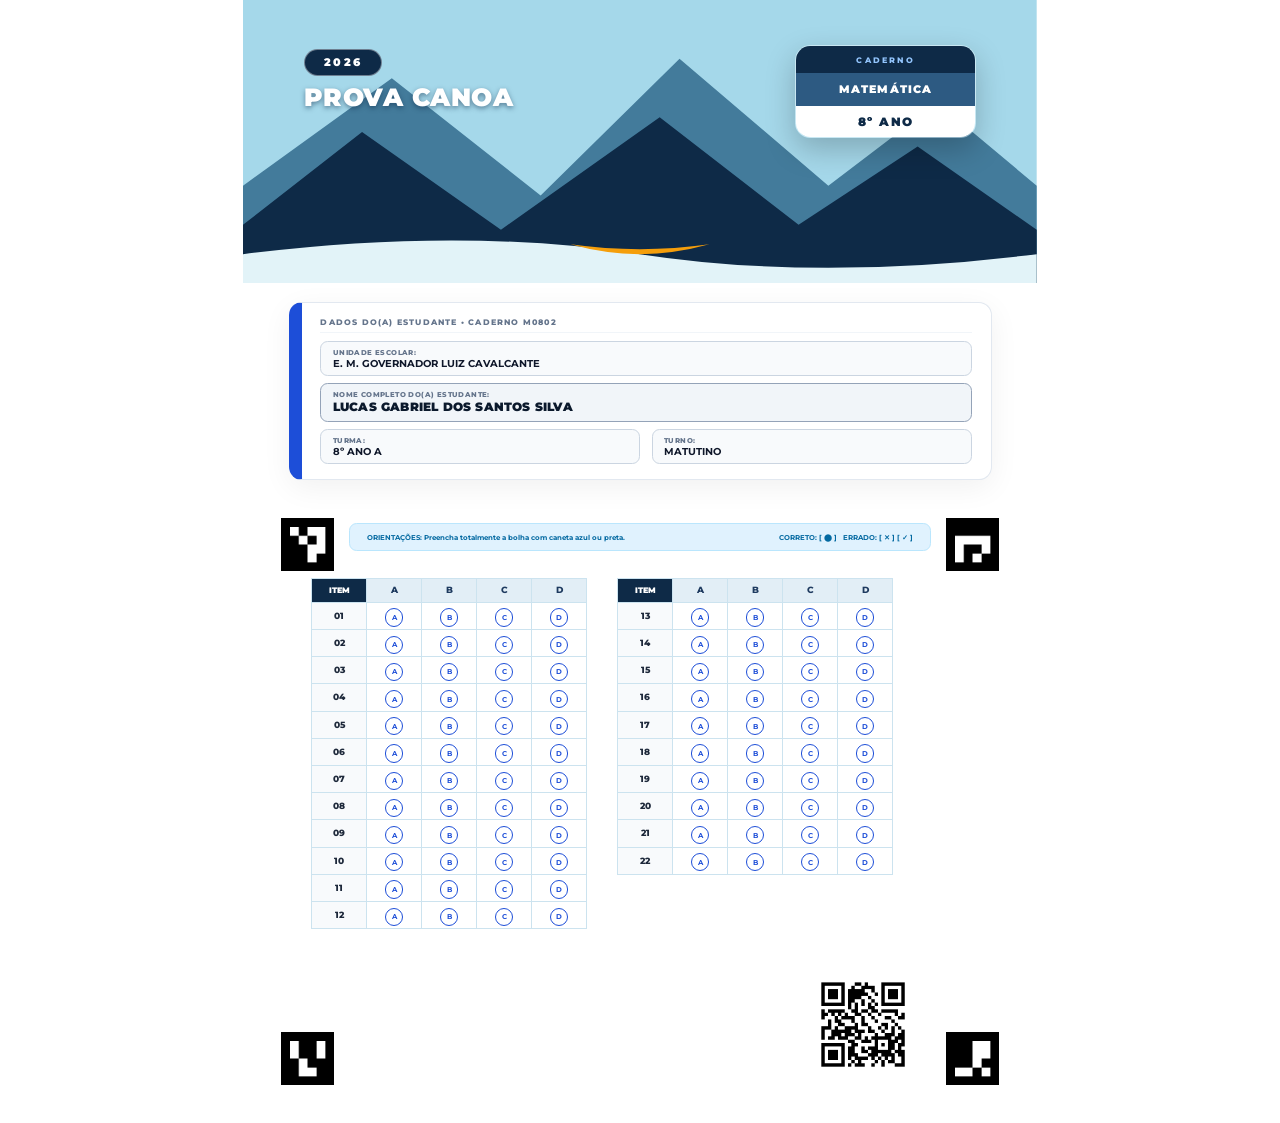
<file: backend/app/templates/covers/opcao_1_montanhas_canoa.html>
<!DOCTYPE html>
<html lang="pt-BR">
<head>
<meta charset="UTF-8">
<style>

@import url('https://fonts.googleapis.com/css2?family=Montserrat:wght@500;600;700;800;900&family=Poppins:wght@600;700;800;900&family=Space+Mono:wght@700&display=swap');

@page {
    size: 210mm 297mm;
    margin: 0;
}
* { box-sizing: border-box; margin: 0; padding: 0; }
body {
    background: #ffffff;
    font-family: 'Montserrat', Arial, sans-serif;
    color: #1e293b;
    -webkit-print-color-adjust: exact !important;
    print-color-adjust: exact !important;
}
.capa {
    width: 210mm;
    height: 297mm;
    position: relative;
    overflow: hidden;
    margin: 0 auto;
    background: #ffffff;
}

/* =========================================================================
   PARTE SUPERIOR: MARCAÇÃO 2026 E PROVA CANOA (Sem slogans)
   ========================================================================= */
.top-brand {
    position: absolute;
    top: 13mm;
    left: 16mm;
    z-index: 10;
    display: flex;
    flex-direction: column;
    align-items: flex-start;
    gap: 2.5mm;
}
.ano-pill {
    display: inline-block;
    font-size: 11px;
    font-weight: 900;
    letter-spacing: 2.5px;
    padding: 1.8mm 5mm;
    border-radius: 20px;
    line-height: 1;
}
.titulo-prova {
    font-size: 25px;
    font-weight: 900;
    letter-spacing: 0.5px;
    line-height: 1;
    text-transform: uppercase;
}

/* Badge do Caderno à Direita (3 níveis: CADERNO / MATEMÁTICA / 8º ANO) */
.badge-caderno-3tier {
    position: absolute;
    top: 12mm;
    right: 16mm;
    width: 48mm;
    border-radius: 4mm;
    overflow: hidden;
    z-index: 10;
    box-shadow: 0 3mm 8mm rgba(0,0,0,0.22);
    text-align: center;
    border: 1px solid rgba(255,255,255,0.4);
}
.bc-top {
    font-size: 8px;
    font-weight: 800;
    letter-spacing: 2.2px;
    padding: 2.2mm 0;
    text-transform: uppercase;
}
.bc-mid {
    font-size: 11px;
    font-weight: 900;
    letter-spacing: 1.2px;
    padding: 2.5mm 0;
    text-transform: uppercase;
}
.bc-bot {
    background: #ffffff;
    font-size: 12px;
    font-weight: 900;
    letter-spacing: 1.5px;
    padding: 2.2mm 0;
    text-transform: uppercase;
}

/* =========================================================================
   PARTE DO MEIO: IDENTIFICAÇÃO DO ESTUDANTE (Largo, sem QR Code ao lado)
   ========================================================================= */
.student-card {
    position: absolute;
    top: 80mm;
    left: 12mm;
    right: 12mm;
    background: #ffffff;
    border-radius: 3.5mm;
    padding: 3.5mm 5mm 4mm 5mm;
    box-shadow: 0 2mm 8mm rgba(0,0,0,0.06);
    border: 1.2px solid #e2e8f0;
    z-index: 15;
}
.student-card-header {
    font-size: 8px;
    font-weight: 800;
    letter-spacing: 1.2px;
    text-transform: uppercase;
    color: #64748b;
    margin-bottom: 2mm;
    padding-bottom: 1.5mm;
    border-bottom: 1px solid #f1f5f9;
}
.student-card-fields {
    display: flex;
    flex-direction: column;
    gap: 2mm;
}
.field-block {
    background: #f8fafc;
    border: 1.2px solid #cbd5e1;
    border-radius: 2mm;
    padding: 1.6mm 3mm;
}
.field-block.highlight {
    background: #f1f5f9;
    border-color: #94a3b8;
}
.field-lbl {
    font-size: 7px;
    font-weight: 800;
    color: #64748b;
    text-transform: uppercase;
    letter-spacing: 0.4px;
    display: block;
    margin-bottom: 1px;
}
.field-txt {
    font-size: 9.8px;
    font-weight: 700;
    color: #0f172a;
    display: block;
    white-space: nowrap;
    overflow: hidden;
    text-overflow: ellipsis;
}
.field-txt.name {
    font-size: 11.5px;
    font-weight: 900;
    color: #0b192c;
    letter-spacing: 0.2px;
}
.field-row-dual {
    display: flex;
    gap: 3mm;
}

/* =========================================================================
   PARTE INFERIOR: ÁREA DE LEITURA ESCANEÁVEL (Apenas a metade inferior)
   ========================================================================= */
.reading-area {
    position: absolute;
    top: 135mm;
    bottom: 8mm;
    left: 8mm;
    right: 8mm;
    z-index: 20;
}

/* Marcadores de Registro ArUco nos 4 cantos da Área de Leitura */
.aruco-mark {
    position: absolute;
    width: 14mm;
    height: 14mm;
    z-index: 50;
}
.aruco-mark img {
    width: 100%;
    height: 100%;
    display: block;
}
.aruco-mark.tl { top: 2mm; left: 2mm; }
.aruco-mark.tr { top: 2mm; right: 2mm; }
.aruco-mark.bl { bottom: 2mm; left: 2mm; }
.aruco-mark.br { bottom: 2mm; right: 2mm; }

/* Faixa de Orientações entre os Marcadores Superiores */
.omr-instructions {
    position: absolute;
    top: 3.5mm;
    left: 20mm;
    right: 20mm;
    display: flex;
    justify-content: space-between;
    align-items: center;
    font-size: 7.2px;
    font-weight: 700;
    padding: 2.2mm 4.5mm;
    border-radius: 2mm;
    border: 1px solid #c9e2f2;
    background: #eef7fc;
    color: #1e3a5f;
}

/* Tabelas de Questões Calibradas com Precisão Milimétrica OMR (Sem Sobreposição) */
.omr-tables-container {
    position: static;
}
.omr-col-wrap:nth-child(1) {
    position: absolute;
    top: 18.00mm;
    left: 10.00mm;
    width: 73.00mm;
}
.omr-col-wrap:nth-child(2) {
    position: absolute;
    top: 18.00mm;
    left: 91.00mm;
    width: 73.00mm;
}
.omr-table {
    width: 100%;
    border-collapse: collapse;
    background: #ffffff;
    border: 1.2px solid #b8d5e5;
    table-layout: fixed;
}
.omr-table th, .omr-table td {
    border: 1px solid #cce3ef;
    text-align: center;
    vertical-align: middle;
    padding: 0;
}
.th-item {
    color: #ffffff;
    font-size: 8px;
    font-weight: 900;
    height: 6.20mm;
    width: 20.0%;
}
.th-opt {
    background: #e2eef6;
    color: #1e3a5f;
    font-size: 8.5px;
    font-weight: 800;
    height: 6.20mm;
    width: 20.0%;
}
.td-item {
    background: #f8fafc;
    font-size: 8.5px;
    font-weight: 800;
    color: #1e293b;
    height: 7.20mm;
}
.td-opt {
    background: #ffffff;
    height: 7.20mm;
}
.bubble {
    display: inline-flex;
    align-items: center;
    justify-content: center;
    width: 4.80mm;
    height: 4.80mm;
    border: 1.3px solid #0e2a47;
    border-radius: 50%;
    font-size: 7.2px;
    font-weight: 700;
    color: #0e2a47;
    background: #ffffff;
}

/* QR Code de Identificação no Canto Inferior Direito */
.scan-qr-box {
    position: absolute;
    bottom: 6.00mm;
    right: 26.00mm;
    display: flex;
    flex-direction: column;
    align-items: center;
    justify-content: center;
    z-index: 45;
}
.scan-qr-box img {
    width: 24.00mm;
    height: 24.00mm;
    display: block;
}

.m1 .topo-art { position: absolute; top: 0; left: 0; width: 100%; height: 75mm; z-index: 1; }
.m1 .ano-pill { background: #0e2a47; color: #ffffff; border: 1.5px solid rgba(255,255,255,0.4); }
.m1 .titulo-prova { color: #ffffff; font-family: 'Montserrat', sans-serif; text-shadow: 0 2px 5px rgba(14,42,71,0.5); }

.m1 .bc-top { background: #0e2a47; color: #93c5fd; }
.m1 .bc-mid { background: #2d5a82; color: #ffffff; }
.m1 .bc-bot { color: #0e2a47; }

.m1 .student-card { border-left: 3.5mm solid #1d4ed8; }
.m1 .omr-instructions { background: #e0f2fe; color: #0369a1; border-color: #bae6fd; }
.m1 .bubble { border-color: #1d4ed8; color: #1d4ed8; }
</style>
</head>
<body>
<div class="capa m1">
    <!-- Topo Vetorial Montanhas e Canoa Dourada -->
    <svg class="topo-art" viewBox="0 0 800 290" preserveAspectRatio="none">
        <rect width="800" height="290" fill="#a5d8ea"/>
        <polygon points="0,190 150,80 300,200 440,60 590,190 700,105 800,190 800,290 0,290" fill="#437b9b"/>
        <polygon points="0,230 120,135 260,235 420,120 560,230 680,150 800,235 800,290 0,290" fill="#0e2a47"/>
        <path d="M0 260 Q 220 232 400 260 T 800 260 V 290 H 0 Z" fill="#e2f3f8"/>
        <path d="M330 250 Q 400 270 470 250 Q 400 260 330 250 Z" fill="#f59e0b"/>
    </svg>

    <!-- Topo Esquerdo: 2026 e PROVA CANOA -->
    <div class="top-brand">
        <div class="ano-pill">2026</div>
        <div class="titulo-prova">PROVA CANOA</div>
    </div>

    <!-- Topo Direito: Badge Caderno 3 Níveis -->
    <div class="badge-caderno-3tier">
        <div class="bc-top">CADERNO</div>
        <div class="bc-mid">MATEMÁTICA</div>
        <div class="bc-bot">8º ANO</div>
    </div>

    <!-- Parte do Meio: Card de Identificação Completo -->
    <div class="student-card">
        <div class="student-card-header">DADOS DO(A) ESTUDANTE &bull; CADERNO M0802</div>
        <div class="student-card-fields">
            <div class="field-block">
                <span class="field-lbl">Unidade Escolar:</span>
                <span class="field-txt">E. M. GOVERNADOR LUIZ CAVALCANTE</span>
            </div>
            <div class="field-block highlight">
                <span class="field-lbl">Nome Completo do(a) Estudante:</span>
                <span class="field-txt name">LUCAS GABRIEL DOS SANTOS SILVA</span>
            </div>
            <div class="field-row-dual">
                <div class="field-block" style="flex: 1;">
                    <span class="field-lbl">Turma:</span>
                    <span class="field-txt">8º ANO A</span>
                </div>
                <div class="field-block" style="flex: 1;">
                    <span class="field-lbl">Turno:</span>
                    <span class="field-txt">MATUTINO</span>
                </div>
            </div>
        </div>
    </div>

    <!-- Parte Inferior: ÁREA DE LEITURA ESCANEÁVEL (Com 4 Marcadores ArUco e QR Code) -->
    <div class="reading-area">
        <div class="aruco-mark tl"><img src="[data-uri]" alt="ArUco 0"></div>
        <div class="aruco-mark tr"><img src="[data-uri]" alt="ArUco 1"></div>
        <div class="aruco-mark bl"><img src="[data-uri]" alt="ArUco 3"></div>
        <div class="aruco-mark br"><img src="[data-uri]" alt="ArUco 2"></div>

        <div class="omr-instructions">
            <span>ORIENTAÇÕES: Preencha totalmente a bolha com caneta azul ou preta.</span>
            <span>CORRETO: [ ⬤ ] &nbsp; ERRADO: [ ✕ ] [ ✓ ]</span>
        </div>

        
    <div class="omr-tables-container">
        <div class="omr-col-wrap">
        <table class="omr-table">
            <thead>
                <tr>
                    <th class="th-item" style="background: #0e2a47;">ITEM</th>
                    <th class="th-opt">A</th><th class="th-opt">B</th><th class="th-opt">C</th><th class="th-opt">D</th>
                </tr>
            </thead>
            <tbody>
        
                <tr>
                    <td class="td-item">01</td>
                    <td class="td-opt"><span class="bubble">A</span></td><td class="td-opt"><span class="bubble">B</span></td><td class="td-opt"><span class="bubble">C</span></td><td class="td-opt"><span class="bubble">D</span></td>
                </tr>
            
                <tr>
                    <td class="td-item">02</td>
                    <td class="td-opt"><span class="bubble">A</span></td><td class="td-opt"><span class="bubble">B</span></td><td class="td-opt"><span class="bubble">C</span></td><td class="td-opt"><span class="bubble">D</span></td>
                </tr>
            
                <tr>
                    <td class="td-item">03</td>
                    <td class="td-opt"><span class="bubble">A</span></td><td class="td-opt"><span class="bubble">B</span></td><td class="td-opt"><span class="bubble">C</span></td><td class="td-opt"><span class="bubble">D</span></td>
                </tr>
            
                <tr>
                    <td class="td-item">04</td>
                    <td class="td-opt"><span class="bubble">A</span></td><td class="td-opt"><span class="bubble">B</span></td><td class="td-opt"><span class="bubble">C</span></td><td class="td-opt"><span class="bubble">D</span></td>
                </tr>
            
                <tr>
                    <td class="td-item">05</td>
                    <td class="td-opt"><span class="bubble">A</span></td><td class="td-opt"><span class="bubble">B</span></td><td class="td-opt"><span class="bubble">C</span></td><td class="td-opt"><span class="bubble">D</span></td>
                </tr>
            
                <tr>
                    <td class="td-item">06</td>
                    <td class="td-opt"><span class="bubble">A</span></td><td class="td-opt"><span class="bubble">B</span></td><td class="td-opt"><span class="bubble">C</span></td><td class="td-opt"><span class="bubble">D</span></td>
                </tr>
            
                <tr>
                    <td class="td-item">07</td>
                    <td class="td-opt"><span class="bubble">A</span></td><td class="td-opt"><span class="bubble">B</span></td><td class="td-opt"><span class="bubble">C</span></td><td class="td-opt"><span class="bubble">D</span></td>
                </tr>
            
                <tr>
                    <td class="td-item">08</td>
                    <td class="td-opt"><span class="bubble">A</span></td><td class="td-opt"><span class="bubble">B</span></td><td class="td-opt"><span class="bubble">C</span></td><td class="td-opt"><span class="bubble">D</span></td>
                </tr>
            
                <tr>
                    <td class="td-item">09</td>
                    <td class="td-opt"><span class="bubble">A</span></td><td class="td-opt"><span class="bubble">B</span></td><td class="td-opt"><span class="bubble">C</span></td><td class="td-opt"><span class="bubble">D</span></td>
                </tr>
            
                <tr>
                    <td class="td-item">10</td>
                    <td class="td-opt"><span class="bubble">A</span></td><td class="td-opt"><span class="bubble">B</span></td><td class="td-opt"><span class="bubble">C</span></td><td class="td-opt"><span class="bubble">D</span></td>
                </tr>
            
                <tr>
                    <td class="td-item">11</td>
                    <td class="td-opt"><span class="bubble">A</span></td><td class="td-opt"><span class="bubble">B</span></td><td class="td-opt"><span class="bubble">C</span></td><td class="td-opt"><span class="bubble">D</span></td>
                </tr>
            
                <tr>
                    <td class="td-item">12</td>
                    <td class="td-opt"><span class="bubble">A</span></td><td class="td-opt"><span class="bubble">B</span></td><td class="td-opt"><span class="bubble">C</span></td><td class="td-opt"><span class="bubble">D</span></td>
                </tr>
            </tbody></table></div>
        <div class="omr-col-wrap">
        <table class="omr-table">
            <thead>
                <tr>
                    <th class="th-item" style="background: #0e2a47;">ITEM</th>
                    <th class="th-opt">A</th><th class="th-opt">B</th><th class="th-opt">C</th><th class="th-opt">D</th>
                </tr>
            </thead>
            <tbody>
        
                <tr>
                    <td class="td-item">13</td>
                    <td class="td-opt"><span class="bubble">A</span></td><td class="td-opt"><span class="bubble">B</span></td><td class="td-opt"><span class="bubble">C</span></td><td class="td-opt"><span class="bubble">D</span></td>
                </tr>
            
                <tr>
                    <td class="td-item">14</td>
                    <td class="td-opt"><span class="bubble">A</span></td><td class="td-opt"><span class="bubble">B</span></td><td class="td-opt"><span class="bubble">C</span></td><td class="td-opt"><span class="bubble">D</span></td>
                </tr>
            
                <tr>
                    <td class="td-item">15</td>
                    <td class="td-opt"><span class="bubble">A</span></td><td class="td-opt"><span class="bubble">B</span></td><td class="td-opt"><span class="bubble">C</span></td><td class="td-opt"><span class="bubble">D</span></td>
                </tr>
            
                <tr>
                    <td class="td-item">16</td>
                    <td class="td-opt"><span class="bubble">A</span></td><td class="td-opt"><span class="bubble">B</span></td><td class="td-opt"><span class="bubble">C</span></td><td class="td-opt"><span class="bubble">D</span></td>
                </tr>
            
                <tr>
                    <td class="td-item">17</td>
                    <td class="td-opt"><span class="bubble">A</span></td><td class="td-opt"><span class="bubble">B</span></td><td class="td-opt"><span class="bubble">C</span></td><td class="td-opt"><span class="bubble">D</span></td>
                </tr>
            
                <tr>
                    <td class="td-item">18</td>
                    <td class="td-opt"><span class="bubble">A</span></td><td class="td-opt"><span class="bubble">B</span></td><td class="td-opt"><span class="bubble">C</span></td><td class="td-opt"><span class="bubble">D</span></td>
                </tr>
            
                <tr>
                    <td class="td-item">19</td>
                    <td class="td-opt"><span class="bubble">A</span></td><td class="td-opt"><span class="bubble">B</span></td><td class="td-opt"><span class="bubble">C</span></td><td class="td-opt"><span class="bubble">D</span></td>
                </tr>
            
                <tr>
                    <td class="td-item">20</td>
                    <td class="td-opt"><span class="bubble">A</span></td><td class="td-opt"><span class="bubble">B</span></td><td class="td-opt"><span class="bubble">C</span></td><td class="td-opt"><span class="bubble">D</span></td>
                </tr>
            
                <tr>
                    <td class="td-item">21</td>
                    <td class="td-opt"><span class="bubble">A</span></td><td class="td-opt"><span class="bubble">B</span></td><td class="td-opt"><span class="bubble">C</span></td><td class="td-opt"><span class="bubble">D</span></td>
                </tr>
            
                <tr>
                    <td class="td-item">22</td>
                    <td class="td-opt"><span class="bubble">A</span></td><td class="td-opt"><span class="bubble">B</span></td><td class="td-opt"><span class="bubble">C</span></td><td class="td-opt"><span class="bubble">D</span></td>
                </tr>
            </tbody></table></div>
    </div>
    

        <div class="scan-qr-box">
            <img src="[data-uri]" alt="QR Code">
        </div>
    </div>
</div>
</body>
</html>
</file>
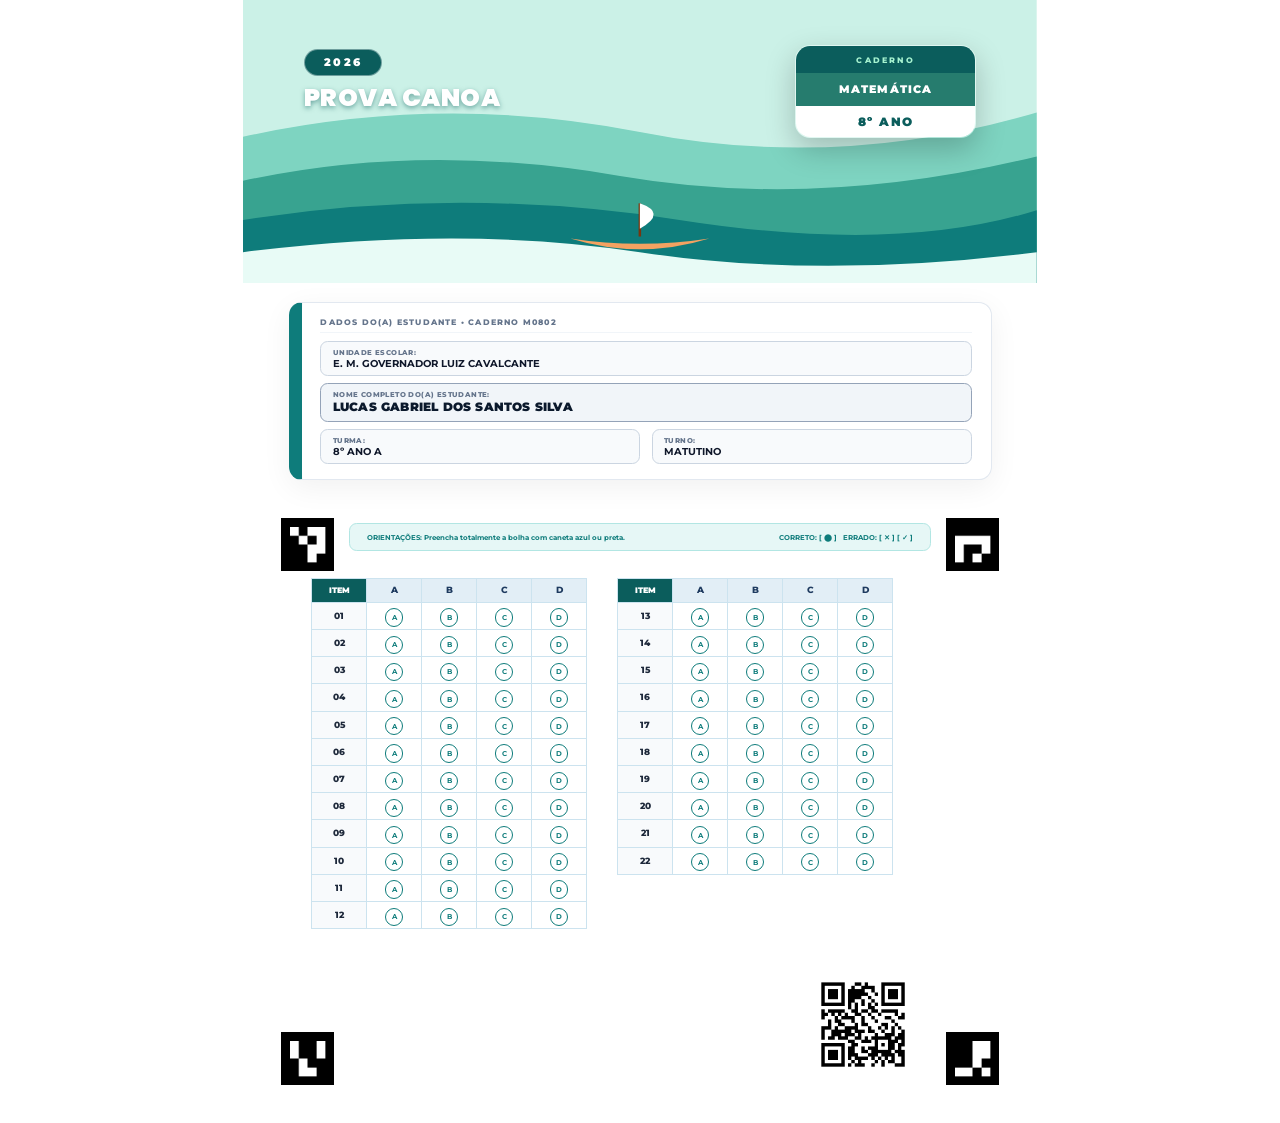
<file: backend/app/templates/covers/opcao_2_rio_verde_petroleo.html>
<!DOCTYPE html>
<html lang="pt-BR">
<head>
<meta charset="UTF-8">
<style>

@import url('https://fonts.googleapis.com/css2?family=Montserrat:wght@500;600;700;800;900&family=Poppins:wght@600;700;800;900&family=Space+Mono:wght@700&display=swap');

@page {
    size: 210mm 297mm;
    margin: 0;
}
* { box-sizing: border-box; margin: 0; padding: 0; }
body {
    background: #ffffff;
    font-family: 'Montserrat', Arial, sans-serif;
    color: #1e293b;
    -webkit-print-color-adjust: exact !important;
    print-color-adjust: exact !important;
}
.capa {
    width: 210mm;
    height: 297mm;
    position: relative;
    overflow: hidden;
    margin: 0 auto;
    background: #ffffff;
}

/* =========================================================================
   PARTE SUPERIOR: MARCAÇÃO 2026 E PROVA CANOA (Sem slogans)
   ========================================================================= */
.top-brand {
    position: absolute;
    top: 13mm;
    left: 16mm;
    z-index: 10;
    display: flex;
    flex-direction: column;
    align-items: flex-start;
    gap: 2.5mm;
}
.ano-pill {
    display: inline-block;
    font-size: 11px;
    font-weight: 900;
    letter-spacing: 2.5px;
    padding: 1.8mm 5mm;
    border-radius: 20px;
    line-height: 1;
}
.titulo-prova {
    font-size: 25px;
    font-weight: 900;
    letter-spacing: 0.5px;
    line-height: 1;
    text-transform: uppercase;
}

/* Badge do Caderno à Direita (3 níveis: CADERNO / MATEMÁTICA / 8º ANO) */
.badge-caderno-3tier {
    position: absolute;
    top: 12mm;
    right: 16mm;
    width: 48mm;
    border-radius: 4mm;
    overflow: hidden;
    z-index: 10;
    box-shadow: 0 3mm 8mm rgba(0,0,0,0.22);
    text-align: center;
    border: 1px solid rgba(255,255,255,0.4);
}
.bc-top {
    font-size: 8px;
    font-weight: 800;
    letter-spacing: 2.2px;
    padding: 2.2mm 0;
    text-transform: uppercase;
}
.bc-mid {
    font-size: 11px;
    font-weight: 900;
    letter-spacing: 1.2px;
    padding: 2.5mm 0;
    text-transform: uppercase;
}
.bc-bot {
    background: #ffffff;
    font-size: 12px;
    font-weight: 900;
    letter-spacing: 1.5px;
    padding: 2.2mm 0;
    text-transform: uppercase;
}

/* =========================================================================
   PARTE DO MEIO: IDENTIFICAÇÃO DO ESTUDANTE (Largo, sem QR Code ao lado)
   ========================================================================= */
.student-card {
    position: absolute;
    top: 80mm;
    left: 12mm;
    right: 12mm;
    background: #ffffff;
    border-radius: 3.5mm;
    padding: 3.5mm 5mm 4mm 5mm;
    box-shadow: 0 2mm 8mm rgba(0,0,0,0.06);
    border: 1.2px solid #e2e8f0;
    z-index: 15;
}
.student-card-header {
    font-size: 8px;
    font-weight: 800;
    letter-spacing: 1.2px;
    text-transform: uppercase;
    color: #64748b;
    margin-bottom: 2mm;
    padding-bottom: 1.5mm;
    border-bottom: 1px solid #f1f5f9;
}
.student-card-fields {
    display: flex;
    flex-direction: column;
    gap: 2mm;
}
.field-block {
    background: #f8fafc;
    border: 1.2px solid #cbd5e1;
    border-radius: 2mm;
    padding: 1.6mm 3mm;
}
.field-block.highlight {
    background: #f1f5f9;
    border-color: #94a3b8;
}
.field-lbl {
    font-size: 7px;
    font-weight: 800;
    color: #64748b;
    text-transform: uppercase;
    letter-spacing: 0.4px;
    display: block;
    margin-bottom: 1px;
}
.field-txt {
    font-size: 9.8px;
    font-weight: 700;
    color: #0f172a;
    display: block;
    white-space: nowrap;
    overflow: hidden;
    text-overflow: ellipsis;
}
.field-txt.name {
    font-size: 11.5px;
    font-weight: 900;
    color: #0b192c;
    letter-spacing: 0.2px;
}
.field-row-dual {
    display: flex;
    gap: 3mm;
}

/* =========================================================================
   PARTE INFERIOR: ÁREA DE LEITURA ESCANEÁVEL (Apenas a metade inferior)
   ========================================================================= */
.reading-area {
    position: absolute;
    top: 135mm;
    bottom: 8mm;
    left: 8mm;
    right: 8mm;
    z-index: 20;
}

/* Marcadores de Registro ArUco nos 4 cantos da Área de Leitura */
.aruco-mark {
    position: absolute;
    width: 14mm;
    height: 14mm;
    z-index: 50;
}
.aruco-mark img {
    width: 100%;
    height: 100%;
    display: block;
}
.aruco-mark.tl { top: 2mm; left: 2mm; }
.aruco-mark.tr { top: 2mm; right: 2mm; }
.aruco-mark.bl { bottom: 2mm; left: 2mm; }
.aruco-mark.br { bottom: 2mm; right: 2mm; }

/* Faixa de Orientações entre os Marcadores Superiores */
.omr-instructions {
    position: absolute;
    top: 3.5mm;
    left: 20mm;
    right: 20mm;
    display: flex;
    justify-content: space-between;
    align-items: center;
    font-size: 7.2px;
    font-weight: 700;
    padding: 2.2mm 4.5mm;
    border-radius: 2mm;
    border: 1px solid #c9e2f2;
    background: #eef7fc;
    color: #1e3a5f;
}

/* Tabelas de Questões Calibradas com Precisão Milimétrica OMR (Sem Sobreposição) */
.omr-tables-container {
    position: static;
}
.omr-col-wrap:nth-child(1) {
    position: absolute;
    top: 18.00mm;
    left: 10.00mm;
    width: 73.00mm;
}
.omr-col-wrap:nth-child(2) {
    position: absolute;
    top: 18.00mm;
    left: 91.00mm;
    width: 73.00mm;
}
.omr-table {
    width: 100%;
    border-collapse: collapse;
    background: #ffffff;
    border: 1.2px solid #b8d5e5;
    table-layout: fixed;
}
.omr-table th, .omr-table td {
    border: 1px solid #cce3ef;
    text-align: center;
    vertical-align: middle;
    padding: 0;
}
.th-item {
    color: #ffffff;
    font-size: 8px;
    font-weight: 900;
    height: 6.20mm;
    width: 20.0%;
}
.th-opt {
    background: #e2eef6;
    color: #1e3a5f;
    font-size: 8.5px;
    font-weight: 800;
    height: 6.20mm;
    width: 20.0%;
}
.td-item {
    background: #f8fafc;
    font-size: 8.5px;
    font-weight: 800;
    color: #1e293b;
    height: 7.20mm;
}
.td-opt {
    background: #ffffff;
    height: 7.20mm;
}
.bubble {
    display: inline-flex;
    align-items: center;
    justify-content: center;
    width: 4.80mm;
    height: 4.80mm;
    border: 1.3px solid #0b5d5c;
    border-radius: 50%;
    font-size: 7.2px;
    font-weight: 700;
    color: #0b5d5c;
    background: #ffffff;
}

/* QR Code de Identificação no Canto Inferior Direito */
.scan-qr-box {
    position: absolute;
    bottom: 6.00mm;
    right: 26.00mm;
    display: flex;
    flex-direction: column;
    align-items: center;
    justify-content: center;
    z-index: 45;
}
.scan-qr-box img {
    width: 24.00mm;
    height: 24.00mm;
    display: block;
}

.m2 .topo-art { position: absolute; top: 0; left: 0; width: 100%; height: 75mm; z-index: 1; }
.m2 .ano-pill { background: #0b5d5c; color: #ffffff; border: 1.5px solid rgba(255,255,255,0.4); }
.m2 .titulo-prova { color: #ffffff; font-family: 'Poppins', sans-serif; text-shadow: 0 2px 5px rgba(11,93,92,0.5); }

.m2 .bc-top { background: #0b5d5c; color: #a7f3d0; }
.m2 .bc-mid { background: #267c6e; color: #ffffff; }
.m2 .bc-bot { color: #0b5d5c; }

.m2 .student-card { border-left: 3.5mm solid #0e7c7b; }
.m2 .omr-instructions { background: #e6f7f6; color: #0e7c7b; border-color: #b2e6e3; }
.m2 .bubble { border-color: #0e7c7b; color: #0e7c7b; }
</style>
</head>
<body>
<div class="capa m2">
    <svg class="topo-art" viewBox="0 0 800 290" preserveAspectRatio="none">
        <rect width="800" height="290" fill="#cbf1e7"/>
        <path d="M0 140 Q200 95 400 135 T800 115 V290 H0 Z" fill="#7ed4c1"/>
        <path d="M0 185 Q180 145 380 180 T800 160 V290 H0 Z" fill="#38a390"/>
        <path d="M0 225 Q220 190 440 225 T800 215 V290 H0 Z" fill="#0e7c7b"/>
        <path d="M0 258 Q 220 230 400 258 T 800 258 V 290 H 0 Z" fill="#e8fbf6"/>
        <path d="M330 244 Q400 266 470 244 Q400 255 330 244Z" fill="#f4a261"/>
        <line x1="400" y1="242" x2="400" y2="208" stroke="#78350f" stroke-width="2.5"/>
        <path d="M400 208 Q428 218 400 234Z" fill="#ffffff"/>
    </svg>

    <div class="top-brand">
        <div class="ano-pill">2026</div>
        <div class="titulo-prova">PROVA CANOA</div>
    </div>

    <div class="badge-caderno-3tier">
        <div class="bc-top">CADERNO</div>
        <div class="bc-mid">MATEMÁTICA</div>
        <div class="bc-bot">8º ANO</div>
    </div>

    <div class="student-card">
        <div class="student-card-header">DADOS DO(A) ESTUDANTE &bull; CADERNO M0802</div>
        <div class="student-card-fields">
            <div class="field-block">
                <span class="field-lbl">Unidade Escolar:</span>
                <span class="field-txt">E. M. GOVERNADOR LUIZ CAVALCANTE</span>
            </div>
            <div class="field-block highlight">
                <span class="field-lbl">Nome Completo do(a) Estudante:</span>
                <span class="field-txt name">LUCAS GABRIEL DOS SANTOS SILVA</span>
            </div>
            <div class="field-row-dual">
                <div class="field-block" style="flex: 1;">
                    <span class="field-lbl">Turma:</span>
                    <span class="field-txt">8º ANO A</span>
                </div>
                <div class="field-block" style="flex: 1;">
                    <span class="field-lbl">Turno:</span>
                    <span class="field-txt">MATUTINO</span>
                </div>
            </div>
        </div>
    </div>

    <div class="reading-area">
        <div class="aruco-mark tl"><img src="[data-uri]" alt="ArUco 0"></div>
        <div class="aruco-mark tr"><img src="[data-uri]" alt="ArUco 1"></div>
        <div class="aruco-mark bl"><img src="[data-uri]" alt="ArUco 3"></div>
        <div class="aruco-mark br"><img src="[data-uri]" alt="ArUco 2"></div>

        <div class="omr-instructions">
            <span>ORIENTAÇÕES: Preencha totalmente a bolha com caneta azul ou preta.</span>
            <span>CORRETO: [ ⬤ ] &nbsp; ERRADO: [ ✕ ] [ ✓ ]</span>
        </div>

        
    <div class="omr-tables-container">
        <div class="omr-col-wrap">
        <table class="omr-table">
            <thead>
                <tr>
                    <th class="th-item" style="background: #0b5d5c;">ITEM</th>
                    <th class="th-opt">A</th><th class="th-opt">B</th><th class="th-opt">C</th><th class="th-opt">D</th>
                </tr>
            </thead>
            <tbody>
        
                <tr>
                    <td class="td-item">01</td>
                    <td class="td-opt"><span class="bubble">A</span></td><td class="td-opt"><span class="bubble">B</span></td><td class="td-opt"><span class="bubble">C</span></td><td class="td-opt"><span class="bubble">D</span></td>
                </tr>
            
                <tr>
                    <td class="td-item">02</td>
                    <td class="td-opt"><span class="bubble">A</span></td><td class="td-opt"><span class="bubble">B</span></td><td class="td-opt"><span class="bubble">C</span></td><td class="td-opt"><span class="bubble">D</span></td>
                </tr>
            
                <tr>
                    <td class="td-item">03</td>
                    <td class="td-opt"><span class="bubble">A</span></td><td class="td-opt"><span class="bubble">B</span></td><td class="td-opt"><span class="bubble">C</span></td><td class="td-opt"><span class="bubble">D</span></td>
                </tr>
            
                <tr>
                    <td class="td-item">04</td>
                    <td class="td-opt"><span class="bubble">A</span></td><td class="td-opt"><span class="bubble">B</span></td><td class="td-opt"><span class="bubble">C</span></td><td class="td-opt"><span class="bubble">D</span></td>
                </tr>
            
                <tr>
                    <td class="td-item">05</td>
                    <td class="td-opt"><span class="bubble">A</span></td><td class="td-opt"><span class="bubble">B</span></td><td class="td-opt"><span class="bubble">C</span></td><td class="td-opt"><span class="bubble">D</span></td>
                </tr>
            
                <tr>
                    <td class="td-item">06</td>
                    <td class="td-opt"><span class="bubble">A</span></td><td class="td-opt"><span class="bubble">B</span></td><td class="td-opt"><span class="bubble">C</span></td><td class="td-opt"><span class="bubble">D</span></td>
                </tr>
            
                <tr>
                    <td class="td-item">07</td>
                    <td class="td-opt"><span class="bubble">A</span></td><td class="td-opt"><span class="bubble">B</span></td><td class="td-opt"><span class="bubble">C</span></td><td class="td-opt"><span class="bubble">D</span></td>
                </tr>
            
                <tr>
                    <td class="td-item">08</td>
                    <td class="td-opt"><span class="bubble">A</span></td><td class="td-opt"><span class="bubble">B</span></td><td class="td-opt"><span class="bubble">C</span></td><td class="td-opt"><span class="bubble">D</span></td>
                </tr>
            
                <tr>
                    <td class="td-item">09</td>
                    <td class="td-opt"><span class="bubble">A</span></td><td class="td-opt"><span class="bubble">B</span></td><td class="td-opt"><span class="bubble">C</span></td><td class="td-opt"><span class="bubble">D</span></td>
                </tr>
            
                <tr>
                    <td class="td-item">10</td>
                    <td class="td-opt"><span class="bubble">A</span></td><td class="td-opt"><span class="bubble">B</span></td><td class="td-opt"><span class="bubble">C</span></td><td class="td-opt"><span class="bubble">D</span></td>
                </tr>
            
                <tr>
                    <td class="td-item">11</td>
                    <td class="td-opt"><span class="bubble">A</span></td><td class="td-opt"><span class="bubble">B</span></td><td class="td-opt"><span class="bubble">C</span></td><td class="td-opt"><span class="bubble">D</span></td>
                </tr>
            
                <tr>
                    <td class="td-item">12</td>
                    <td class="td-opt"><span class="bubble">A</span></td><td class="td-opt"><span class="bubble">B</span></td><td class="td-opt"><span class="bubble">C</span></td><td class="td-opt"><span class="bubble">D</span></td>
                </tr>
            </tbody></table></div>
        <div class="omr-col-wrap">
        <table class="omr-table">
            <thead>
                <tr>
                    <th class="th-item" style="background: #0b5d5c;">ITEM</th>
                    <th class="th-opt">A</th><th class="th-opt">B</th><th class="th-opt">C</th><th class="th-opt">D</th>
                </tr>
            </thead>
            <tbody>
        
                <tr>
                    <td class="td-item">13</td>
                    <td class="td-opt"><span class="bubble">A</span></td><td class="td-opt"><span class="bubble">B</span></td><td class="td-opt"><span class="bubble">C</span></td><td class="td-opt"><span class="bubble">D</span></td>
                </tr>
            
                <tr>
                    <td class="td-item">14</td>
                    <td class="td-opt"><span class="bubble">A</span></td><td class="td-opt"><span class="bubble">B</span></td><td class="td-opt"><span class="bubble">C</span></td><td class="td-opt"><span class="bubble">D</span></td>
                </tr>
            
                <tr>
                    <td class="td-item">15</td>
                    <td class="td-opt"><span class="bubble">A</span></td><td class="td-opt"><span class="bubble">B</span></td><td class="td-opt"><span class="bubble">C</span></td><td class="td-opt"><span class="bubble">D</span></td>
                </tr>
            
                <tr>
                    <td class="td-item">16</td>
                    <td class="td-opt"><span class="bubble">A</span></td><td class="td-opt"><span class="bubble">B</span></td><td class="td-opt"><span class="bubble">C</span></td><td class="td-opt"><span class="bubble">D</span></td>
                </tr>
            
                <tr>
                    <td class="td-item">17</td>
                    <td class="td-opt"><span class="bubble">A</span></td><td class="td-opt"><span class="bubble">B</span></td><td class="td-opt"><span class="bubble">C</span></td><td class="td-opt"><span class="bubble">D</span></td>
                </tr>
            
                <tr>
                    <td class="td-item">18</td>
                    <td class="td-opt"><span class="bubble">A</span></td><td class="td-opt"><span class="bubble">B</span></td><td class="td-opt"><span class="bubble">C</span></td><td class="td-opt"><span class="bubble">D</span></td>
                </tr>
            
                <tr>
                    <td class="td-item">19</td>
                    <td class="td-opt"><span class="bubble">A</span></td><td class="td-opt"><span class="bubble">B</span></td><td class="td-opt"><span class="bubble">C</span></td><td class="td-opt"><span class="bubble">D</span></td>
                </tr>
            
                <tr>
                    <td class="td-item">20</td>
                    <td class="td-opt"><span class="bubble">A</span></td><td class="td-opt"><span class="bubble">B</span></td><td class="td-opt"><span class="bubble">C</span></td><td class="td-opt"><span class="bubble">D</span></td>
                </tr>
            
                <tr>
                    <td class="td-item">21</td>
                    <td class="td-opt"><span class="bubble">A</span></td><td class="td-opt"><span class="bubble">B</span></td><td class="td-opt"><span class="bubble">C</span></td><td class="td-opt"><span class="bubble">D</span></td>
                </tr>
            
                <tr>
                    <td class="td-item">22</td>
                    <td class="td-opt"><span class="bubble">A</span></td><td class="td-opt"><span class="bubble">B</span></td><td class="td-opt"><span class="bubble">C</span></td><td class="td-opt"><span class="bubble">D</span></td>
                </tr>
            </tbody></table></div>
    </div>
    

        <div class="scan-qr-box">
            <img src="[data-uri]" alt="QR Code">
        </div>
    </div>
</div>
</body>
</html>
</file>
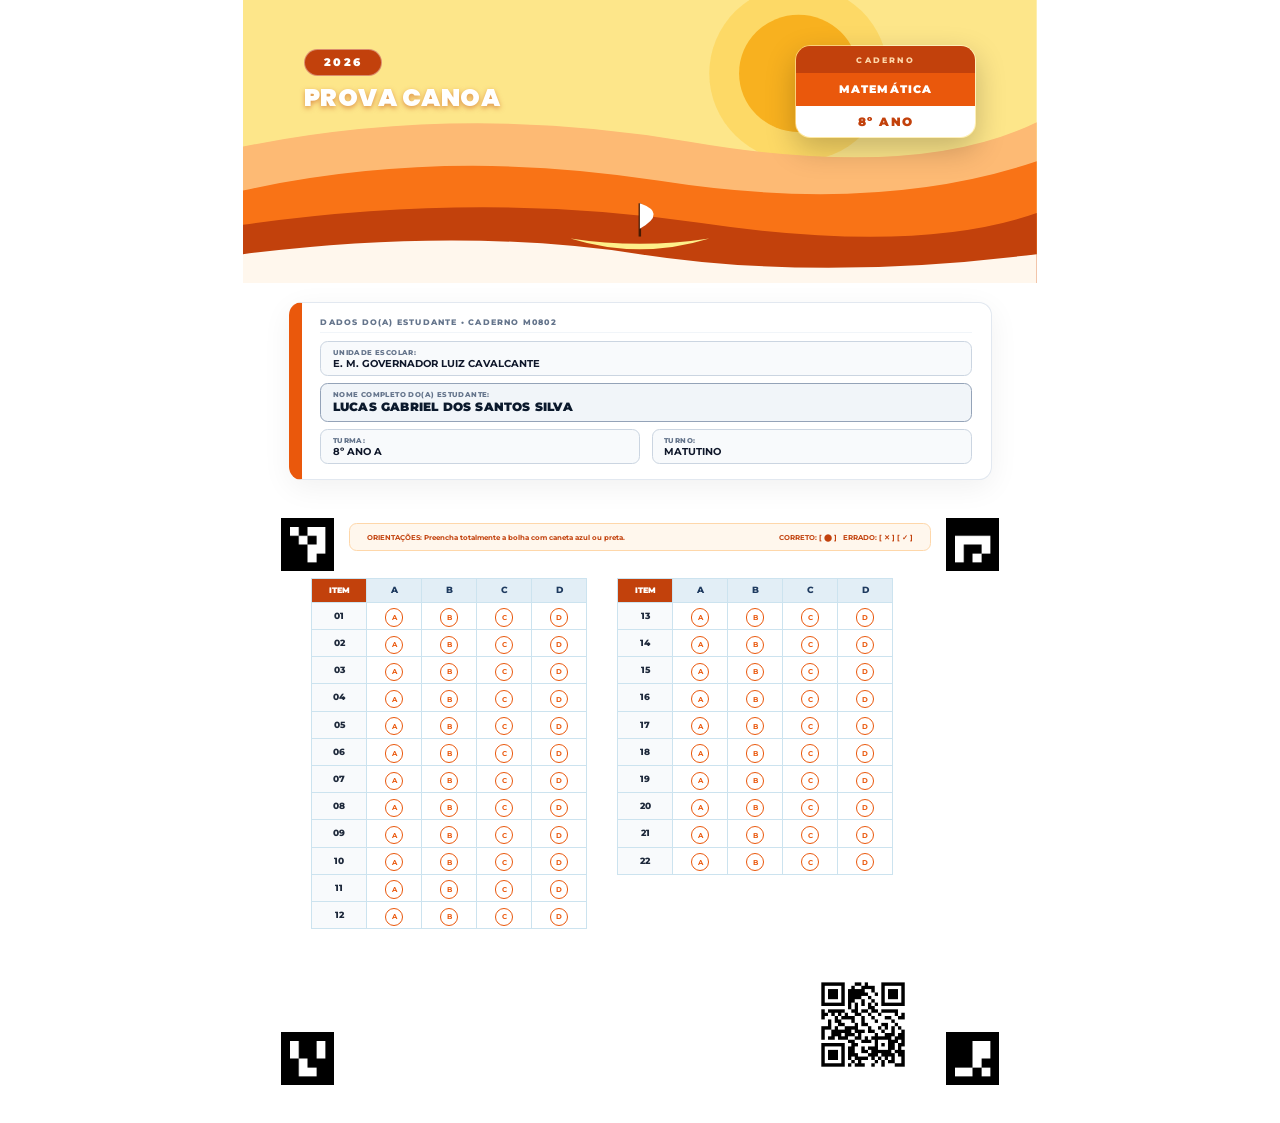
<file: backend/app/templates/covers/opcao_3_por_do_sol_solar.html>
<!DOCTYPE html>
<html lang="pt-BR">
<head>
<meta charset="UTF-8">
<style>

@import url('https://fonts.googleapis.com/css2?family=Montserrat:wght@500;600;700;800;900&family=Poppins:wght@600;700;800;900&family=Space+Mono:wght@700&display=swap');

@page {
    size: 210mm 297mm;
    margin: 0;
}
* { box-sizing: border-box; margin: 0; padding: 0; }
body {
    background: #ffffff;
    font-family: 'Montserrat', Arial, sans-serif;
    color: #1e293b;
    -webkit-print-color-adjust: exact !important;
    print-color-adjust: exact !important;
}
.capa {
    width: 210mm;
    height: 297mm;
    position: relative;
    overflow: hidden;
    margin: 0 auto;
    background: #ffffff;
}

/* =========================================================================
   PARTE SUPERIOR: MARCAÇÃO 2026 E PROVA CANOA (Sem slogans)
   ========================================================================= */
.top-brand {
    position: absolute;
    top: 13mm;
    left: 16mm;
    z-index: 10;
    display: flex;
    flex-direction: column;
    align-items: flex-start;
    gap: 2.5mm;
}
.ano-pill {
    display: inline-block;
    font-size: 11px;
    font-weight: 900;
    letter-spacing: 2.5px;
    padding: 1.8mm 5mm;
    border-radius: 20px;
    line-height: 1;
}
.titulo-prova {
    font-size: 25px;
    font-weight: 900;
    letter-spacing: 0.5px;
    line-height: 1;
    text-transform: uppercase;
}

/* Badge do Caderno à Direita (3 níveis: CADERNO / MATEMÁTICA / 8º ANO) */
.badge-caderno-3tier {
    position: absolute;
    top: 12mm;
    right: 16mm;
    width: 48mm;
    border-radius: 4mm;
    overflow: hidden;
    z-index: 10;
    box-shadow: 0 3mm 8mm rgba(0,0,0,0.22);
    text-align: center;
    border: 1px solid rgba(255,255,255,0.4);
}
.bc-top {
    font-size: 8px;
    font-weight: 800;
    letter-spacing: 2.2px;
    padding: 2.2mm 0;
    text-transform: uppercase;
}
.bc-mid {
    font-size: 11px;
    font-weight: 900;
    letter-spacing: 1.2px;
    padding: 2.5mm 0;
    text-transform: uppercase;
}
.bc-bot {
    background: #ffffff;
    font-size: 12px;
    font-weight: 900;
    letter-spacing: 1.5px;
    padding: 2.2mm 0;
    text-transform: uppercase;
}

/* =========================================================================
   PARTE DO MEIO: IDENTIFICAÇÃO DO ESTUDANTE (Largo, sem QR Code ao lado)
   ========================================================================= */
.student-card {
    position: absolute;
    top: 80mm;
    left: 12mm;
    right: 12mm;
    background: #ffffff;
    border-radius: 3.5mm;
    padding: 3.5mm 5mm 4mm 5mm;
    box-shadow: 0 2mm 8mm rgba(0,0,0,0.06);
    border: 1.2px solid #e2e8f0;
    z-index: 15;
}
.student-card-header {
    font-size: 8px;
    font-weight: 800;
    letter-spacing: 1.2px;
    text-transform: uppercase;
    color: #64748b;
    margin-bottom: 2mm;
    padding-bottom: 1.5mm;
    border-bottom: 1px solid #f1f5f9;
}
.student-card-fields {
    display: flex;
    flex-direction: column;
    gap: 2mm;
}
.field-block {
    background: #f8fafc;
    border: 1.2px solid #cbd5e1;
    border-radius: 2mm;
    padding: 1.6mm 3mm;
}
.field-block.highlight {
    background: #f1f5f9;
    border-color: #94a3b8;
}
.field-lbl {
    font-size: 7px;
    font-weight: 800;
    color: #64748b;
    text-transform: uppercase;
    letter-spacing: 0.4px;
    display: block;
    margin-bottom: 1px;
}
.field-txt {
    font-size: 9.8px;
    font-weight: 700;
    color: #0f172a;
    display: block;
    white-space: nowrap;
    overflow: hidden;
    text-overflow: ellipsis;
}
.field-txt.name {
    font-size: 11.5px;
    font-weight: 900;
    color: #0b192c;
    letter-spacing: 0.2px;
}
.field-row-dual {
    display: flex;
    gap: 3mm;
}

/* =========================================================================
   PARTE INFERIOR: ÁREA DE LEITURA ESCANEÁVEL (Apenas a metade inferior)
   ========================================================================= */
.reading-area {
    position: absolute;
    top: 135mm;
    bottom: 8mm;
    left: 8mm;
    right: 8mm;
    z-index: 20;
}

/* Marcadores de Registro ArUco nos 4 cantos da Área de Leitura */
.aruco-mark {
    position: absolute;
    width: 14mm;
    height: 14mm;
    z-index: 50;
}
.aruco-mark img {
    width: 100%;
    height: 100%;
    display: block;
}
.aruco-mark.tl { top: 2mm; left: 2mm; }
.aruco-mark.tr { top: 2mm; right: 2mm; }
.aruco-mark.bl { bottom: 2mm; left: 2mm; }
.aruco-mark.br { bottom: 2mm; right: 2mm; }

/* Faixa de Orientações entre os Marcadores Superiores */
.omr-instructions {
    position: absolute;
    top: 3.5mm;
    left: 20mm;
    right: 20mm;
    display: flex;
    justify-content: space-between;
    align-items: center;
    font-size: 7.2px;
    font-weight: 700;
    padding: 2.2mm 4.5mm;
    border-radius: 2mm;
    border: 1px solid #c9e2f2;
    background: #eef7fc;
    color: #1e3a5f;
}

/* Tabelas de Questões Calibradas com Precisão Milimétrica OMR (Sem Sobreposição) */
.omr-tables-container {
    position: static;
}
.omr-col-wrap:nth-child(1) {
    position: absolute;
    top: 18.00mm;
    left: 10.00mm;
    width: 73.00mm;
}
.omr-col-wrap:nth-child(2) {
    position: absolute;
    top: 18.00mm;
    left: 91.00mm;
    width: 73.00mm;
}
.omr-table {
    width: 100%;
    border-collapse: collapse;
    background: #ffffff;
    border: 1.2px solid #b8d5e5;
    table-layout: fixed;
}
.omr-table th, .omr-table td {
    border: 1px solid #cce3ef;
    text-align: center;
    vertical-align: middle;
    padding: 0;
}
.th-item {
    color: #ffffff;
    font-size: 8px;
    font-weight: 900;
    height: 6.20mm;
    width: 20.0%;
}
.th-opt {
    background: #e2eef6;
    color: #1e3a5f;
    font-size: 8.5px;
    font-weight: 800;
    height: 6.20mm;
    width: 20.0%;
}
.td-item {
    background: #f8fafc;
    font-size: 8.5px;
    font-weight: 800;
    color: #1e293b;
    height: 7.20mm;
}
.td-opt {
    background: #ffffff;
    height: 7.20mm;
}
.bubble {
    display: inline-flex;
    align-items: center;
    justify-content: center;
    width: 4.80mm;
    height: 4.80mm;
    border: 1.3px solid #c2410c;
    border-radius: 50%;
    font-size: 7.2px;
    font-weight: 700;
    color: #c2410c;
    background: #ffffff;
}

/* QR Code de Identificação no Canto Inferior Direito */
.scan-qr-box {
    position: absolute;
    bottom: 6.00mm;
    right: 26.00mm;
    display: flex;
    flex-direction: column;
    align-items: center;
    justify-content: center;
    z-index: 45;
}
.scan-qr-box img {
    width: 24.00mm;
    height: 24.00mm;
    display: block;
}

.m3 .topo-art { position: absolute; top: 0; left: 0; width: 100%; height: 75mm; z-index: 1; }
.m3 .ano-pill { background: #c2410c; color: #ffffff; border: 1.5px solid rgba(255,255,255,0.4); }
.m3 .titulo-prova { color: #ffffff; font-family: 'Poppins', sans-serif; text-shadow: 0 2px 5px rgba(194,65,12,0.5); }

.m3 .bc-top { background: #c2410c; color: #fed7aa; }
.m3 .bc-mid { background: #ea580c; color: #ffffff; }
.m3 .bc-bot { color: #c2410c; }

.m3 .student-card { border-left: 3.5mm solid #ea580c; }
.m3 .omr-instructions { background: #fff7ed; color: #c2410c; border-color: #fed7aa; }
.m3 .bubble { border-color: #ea580c; color: #ea580c; }
</style>
</head>
<body>
<div class="capa m3">
    <svg class="topo-art" viewBox="0 0 800 290" preserveAspectRatio="none">
        <rect width="800" height="290" fill="#fde68a"/>
        <circle cx="560" cy="75" r="60" fill="#f59e0b" opacity="0.85"/>
        <circle cx="560" cy="75" r="90" fill="#fbbf24" opacity="0.35"/>
        <path d="M0 150 Q220 105 450 145 T800 125 V290 H0 Z" fill="#fdba74"/>
        <path d="M0 195 Q200 150 420 185 T800 165 V290 H0 Z" fill="#f97316"/>
        <path d="M0 230 Q240 195 460 228 T800 218 V290 H0 Z" fill="#c2410c"/>
        <path d="M0 260 Q 220 232 400 260 T 800 260 V 290 H 0 Z" fill="#fff7ed"/>
        <path d="M330 244 Q400 266 470 244 Q400 255 330 244Z" fill="#fef08a"/>
        <line x1="400" y1="242" x2="400" y2="208" stroke="#451a03" stroke-width="2.5"/>
        <path d="M400 208 Q428 218 400 234Z" fill="#ffffff"/>
    </svg>

    <div class="top-brand">
        <div class="ano-pill">2026</div>
        <div class="titulo-prova">PROVA CANOA</div>
    </div>

    <div class="badge-caderno-3tier">
        <div class="bc-top">CADERNO</div>
        <div class="bc-mid">MATEMÁTICA</div>
        <div class="bc-bot">8º ANO</div>
    </div>

    <div class="student-card">
        <div class="student-card-header">DADOS DO(A) ESTUDANTE &bull; CADERNO M0802</div>
        <div class="student-card-fields">
            <div class="field-block">
                <span class="field-lbl">Unidade Escolar:</span>
                <span class="field-txt">E. M. GOVERNADOR LUIZ CAVALCANTE</span>
            </div>
            <div class="field-block highlight">
                <span class="field-lbl">Nome Completo do(a) Estudante:</span>
                <span class="field-txt name">LUCAS GABRIEL DOS SANTOS SILVA</span>
            </div>
            <div class="field-row-dual">
                <div class="field-block" style="flex: 1;">
                    <span class="field-lbl">Turma:</span>
                    <span class="field-txt">8º ANO A</span>
                </div>
                <div class="field-block" style="flex: 1;">
                    <span class="field-lbl">Turno:</span>
                    <span class="field-txt">MATUTINO</span>
                </div>
            </div>
        </div>
    </div>

    <div class="reading-area">
        <div class="aruco-mark tl"><img src="[data-uri]" alt="ArUco 0"></div>
        <div class="aruco-mark tr"><img src="[data-uri]" alt="ArUco 1"></div>
        <div class="aruco-mark bl"><img src="[data-uri]" alt="ArUco 3"></div>
        <div class="aruco-mark br"><img src="[data-uri]" alt="ArUco 2"></div>

        <div class="omr-instructions">
            <span>ORIENTAÇÕES: Preencha totalmente a bolha com caneta azul ou preta.</span>
            <span>CORRETO: [ ⬤ ] &nbsp; ERRADO: [ ✕ ] [ ✓ ]</span>
        </div>

        
    <div class="omr-tables-container">
        <div class="omr-col-wrap">
        <table class="omr-table">
            <thead>
                <tr>
                    <th class="th-item" style="background: #c2410c;">ITEM</th>
                    <th class="th-opt">A</th><th class="th-opt">B</th><th class="th-opt">C</th><th class="th-opt">D</th>
                </tr>
            </thead>
            <tbody>
        
                <tr>
                    <td class="td-item">01</td>
                    <td class="td-opt"><span class="bubble">A</span></td><td class="td-opt"><span class="bubble">B</span></td><td class="td-opt"><span class="bubble">C</span></td><td class="td-opt"><span class="bubble">D</span></td>
                </tr>
            
                <tr>
                    <td class="td-item">02</td>
                    <td class="td-opt"><span class="bubble">A</span></td><td class="td-opt"><span class="bubble">B</span></td><td class="td-opt"><span class="bubble">C</span></td><td class="td-opt"><span class="bubble">D</span></td>
                </tr>
            
                <tr>
                    <td class="td-item">03</td>
                    <td class="td-opt"><span class="bubble">A</span></td><td class="td-opt"><span class="bubble">B</span></td><td class="td-opt"><span class="bubble">C</span></td><td class="td-opt"><span class="bubble">D</span></td>
                </tr>
            
                <tr>
                    <td class="td-item">04</td>
                    <td class="td-opt"><span class="bubble">A</span></td><td class="td-opt"><span class="bubble">B</span></td><td class="td-opt"><span class="bubble">C</span></td><td class="td-opt"><span class="bubble">D</span></td>
                </tr>
            
                <tr>
                    <td class="td-item">05</td>
                    <td class="td-opt"><span class="bubble">A</span></td><td class="td-opt"><span class="bubble">B</span></td><td class="td-opt"><span class="bubble">C</span></td><td class="td-opt"><span class="bubble">D</span></td>
                </tr>
            
                <tr>
                    <td class="td-item">06</td>
                    <td class="td-opt"><span class="bubble">A</span></td><td class="td-opt"><span class="bubble">B</span></td><td class="td-opt"><span class="bubble">C</span></td><td class="td-opt"><span class="bubble">D</span></td>
                </tr>
            
                <tr>
                    <td class="td-item">07</td>
                    <td class="td-opt"><span class="bubble">A</span></td><td class="td-opt"><span class="bubble">B</span></td><td class="td-opt"><span class="bubble">C</span></td><td class="td-opt"><span class="bubble">D</span></td>
                </tr>
            
                <tr>
                    <td class="td-item">08</td>
                    <td class="td-opt"><span class="bubble">A</span></td><td class="td-opt"><span class="bubble">B</span></td><td class="td-opt"><span class="bubble">C</span></td><td class="td-opt"><span class="bubble">D</span></td>
                </tr>
            
                <tr>
                    <td class="td-item">09</td>
                    <td class="td-opt"><span class="bubble">A</span></td><td class="td-opt"><span class="bubble">B</span></td><td class="td-opt"><span class="bubble">C</span></td><td class="td-opt"><span class="bubble">D</span></td>
                </tr>
            
                <tr>
                    <td class="td-item">10</td>
                    <td class="td-opt"><span class="bubble">A</span></td><td class="td-opt"><span class="bubble">B</span></td><td class="td-opt"><span class="bubble">C</span></td><td class="td-opt"><span class="bubble">D</span></td>
                </tr>
            
                <tr>
                    <td class="td-item">11</td>
                    <td class="td-opt"><span class="bubble">A</span></td><td class="td-opt"><span class="bubble">B</span></td><td class="td-opt"><span class="bubble">C</span></td><td class="td-opt"><span class="bubble">D</span></td>
                </tr>
            
                <tr>
                    <td class="td-item">12</td>
                    <td class="td-opt"><span class="bubble">A</span></td><td class="td-opt"><span class="bubble">B</span></td><td class="td-opt"><span class="bubble">C</span></td><td class="td-opt"><span class="bubble">D</span></td>
                </tr>
            </tbody></table></div>
        <div class="omr-col-wrap">
        <table class="omr-table">
            <thead>
                <tr>
                    <th class="th-item" style="background: #c2410c;">ITEM</th>
                    <th class="th-opt">A</th><th class="th-opt">B</th><th class="th-opt">C</th><th class="th-opt">D</th>
                </tr>
            </thead>
            <tbody>
        
                <tr>
                    <td class="td-item">13</td>
                    <td class="td-opt"><span class="bubble">A</span></td><td class="td-opt"><span class="bubble">B</span></td><td class="td-opt"><span class="bubble">C</span></td><td class="td-opt"><span class="bubble">D</span></td>
                </tr>
            
                <tr>
                    <td class="td-item">14</td>
                    <td class="td-opt"><span class="bubble">A</span></td><td class="td-opt"><span class="bubble">B</span></td><td class="td-opt"><span class="bubble">C</span></td><td class="td-opt"><span class="bubble">D</span></td>
                </tr>
            
                <tr>
                    <td class="td-item">15</td>
                    <td class="td-opt"><span class="bubble">A</span></td><td class="td-opt"><span class="bubble">B</span></td><td class="td-opt"><span class="bubble">C</span></td><td class="td-opt"><span class="bubble">D</span></td>
                </tr>
            
                <tr>
                    <td class="td-item">16</td>
                    <td class="td-opt"><span class="bubble">A</span></td><td class="td-opt"><span class="bubble">B</span></td><td class="td-opt"><span class="bubble">C</span></td><td class="td-opt"><span class="bubble">D</span></td>
                </tr>
            
                <tr>
                    <td class="td-item">17</td>
                    <td class="td-opt"><span class="bubble">A</span></td><td class="td-opt"><span class="bubble">B</span></td><td class="td-opt"><span class="bubble">C</span></td><td class="td-opt"><span class="bubble">D</span></td>
                </tr>
            
                <tr>
                    <td class="td-item">18</td>
                    <td class="td-opt"><span class="bubble">A</span></td><td class="td-opt"><span class="bubble">B</span></td><td class="td-opt"><span class="bubble">C</span></td><td class="td-opt"><span class="bubble">D</span></td>
                </tr>
            
                <tr>
                    <td class="td-item">19</td>
                    <td class="td-opt"><span class="bubble">A</span></td><td class="td-opt"><span class="bubble">B</span></td><td class="td-opt"><span class="bubble">C</span></td><td class="td-opt"><span class="bubble">D</span></td>
                </tr>
            
                <tr>
                    <td class="td-item">20</td>
                    <td class="td-opt"><span class="bubble">A</span></td><td class="td-opt"><span class="bubble">B</span></td><td class="td-opt"><span class="bubble">C</span></td><td class="td-opt"><span class="bubble">D</span></td>
                </tr>
            
                <tr>
                    <td class="td-item">21</td>
                    <td class="td-opt"><span class="bubble">A</span></td><td class="td-opt"><span class="bubble">B</span></td><td class="td-opt"><span class="bubble">C</span></td><td class="td-opt"><span class="bubble">D</span></td>
                </tr>
            
                <tr>
                    <td class="td-item">22</td>
                    <td class="td-opt"><span class="bubble">A</span></td><td class="td-opt"><span class="bubble">B</span></td><td class="td-opt"><span class="bubble">C</span></td><td class="td-opt"><span class="bubble">D</span></td>
                </tr>
            </tbody></table></div>
    </div>
    

        <div class="scan-qr-box">
            <img src="[data-uri]" alt="QR Code">
        </div>
    </div>
</div>
</body>
</html>
</file>
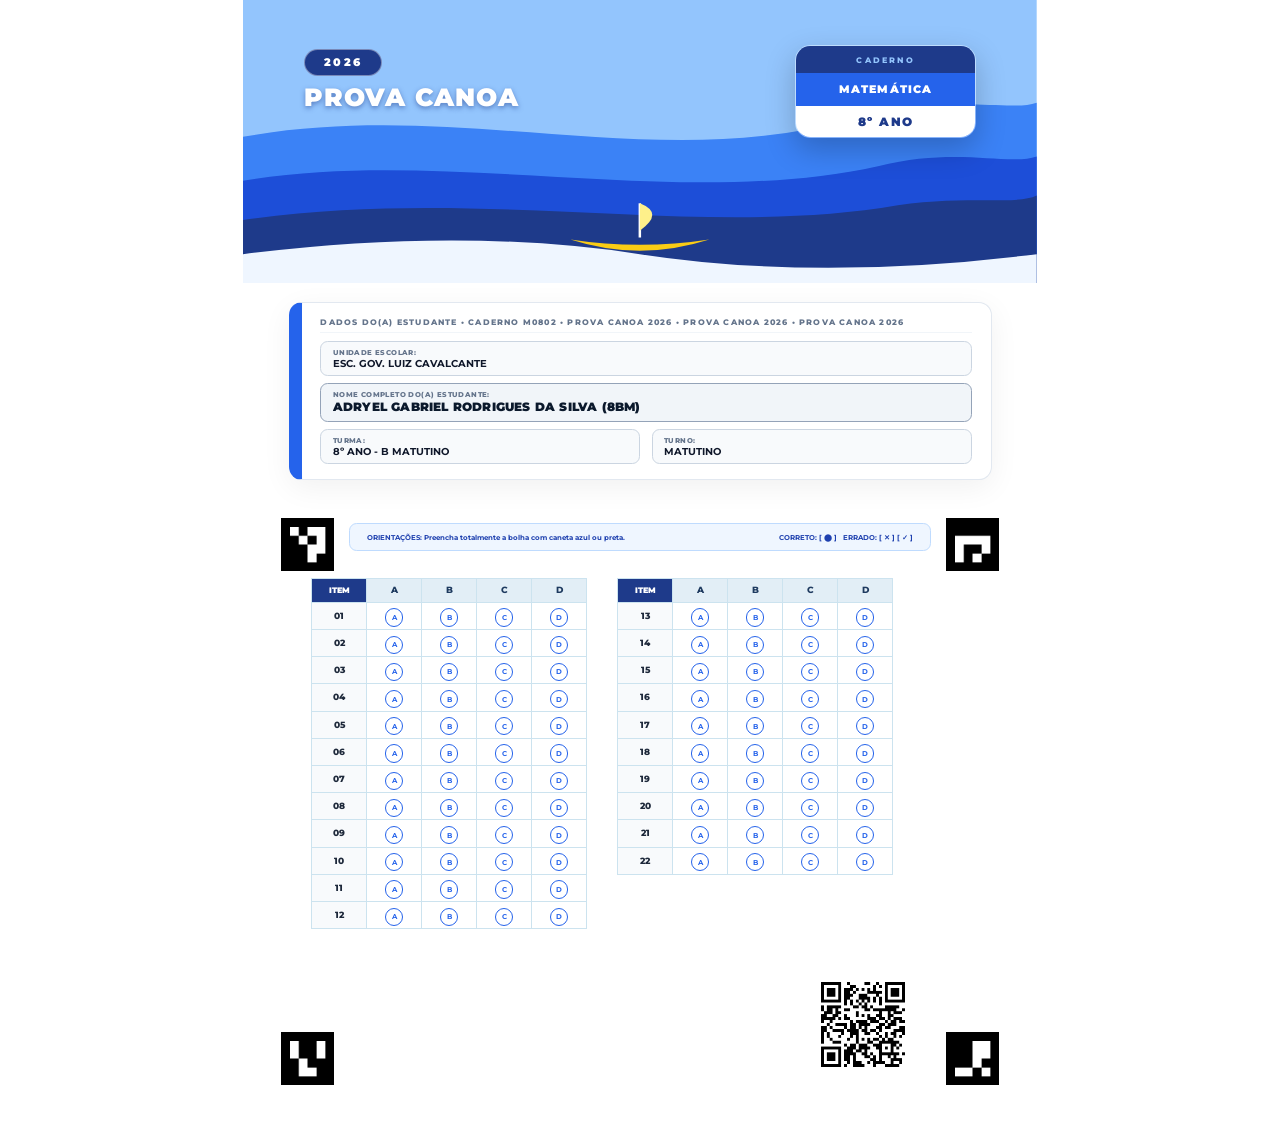
<file: backend/app/templates/covers/opcao_4_azul_nautico_lagoa.html>
<!DOCTYPE html>
<html lang="pt-BR">
<head>
<meta charset="UTF-8">
<style>

@import url('https://fonts.googleapis.com/css2?family=Montserrat:wght@500;600;700;800;900&family=Poppins:wght@600;700;800;900&family=Space+Mono:wght@700&display=swap');

@page {
    size: 210mm 297mm;
    margin: 0;
}
* { box-sizing: border-box; margin: 0; padding: 0; }
body {
    background: #ffffff;
    font-family: 'Montserrat', Arial, sans-serif;
    color: #1e293b;
    -webkit-print-color-adjust: exact !important;
    print-color-adjust: exact !important;
}
.capa {
    width: 210mm;
    height: 297mm;
    position: relative;
    overflow: hidden;
    margin: 0 auto;
    background: #ffffff;
}

/* =========================================================================
   PARTE SUPERIOR: MARCAÇÃO 2026 E PROVA CANOA (Sem slogans)
   ========================================================================= */
.top-brand {
    position: absolute;
    top: 13mm;
    left: 16mm;
    z-index: 10;
    display: flex;
    flex-direction: column;
    align-items: flex-start;
    gap: 2.5mm;
}
.ano-pill {
    display: inline-block;
    font-size: 11px;
    font-weight: 900;
    letter-spacing: 2.5px;
    padding: 1.8mm 5mm;
    border-radius: 20px;
    line-height: 1;
}
.titulo-prova {
    font-size: 25px;
    font-weight: 900;
    letter-spacing: 0.5px;
    line-height: 1;
    text-transform: uppercase;
}

/* Badge do Caderno à Direita (3 níveis: CADERNO / MATEMÁTICA / 8º ANO) */
.badge-caderno-3tier {
    position: absolute;
    top: 12mm;
    right: 16mm;
    width: 48mm;
    border-radius: 4mm;
    overflow: hidden;
    z-index: 10;
    box-shadow: 0 3mm 8mm rgba(0,0,0,0.22);
    text-align: center;
    border: 1px solid rgba(255,255,255,0.4);
}
.bc-top {
    font-size: 8px;
    font-weight: 800;
    letter-spacing: 2.2px;
    padding: 2.2mm 0;
    text-transform: uppercase;
}
.bc-mid {
    font-size: 11px;
    font-weight: 900;
    letter-spacing: 1.2px;
    padding: 2.5mm 0;
    text-transform: uppercase;
}
.bc-bot {
    background: #ffffff;
    font-size: 12px;
    font-weight: 900;
    letter-spacing: 1.5px;
    padding: 2.2mm 0;
    text-transform: uppercase;
}

/* =========================================================================
   PARTE DO MEIO: IDENTIFICAÇÃO DO ESTUDANTE (Largo, sem QR Code ao lado)
   ========================================================================= */
.student-card {
    position: absolute;
    top: 80mm;
    left: 12mm;
    right: 12mm;
    background: #ffffff;
    border-radius: 3.5mm;
    padding: 3.5mm 5mm 4mm 5mm;
    box-shadow: 0 2mm 8mm rgba(0,0,0,0.06);
    border: 1.2px solid #e2e8f0;
    z-index: 15;
}
.student-card-header {
    font-size: 8px;
    font-weight: 800;
    letter-spacing: 1.2px;
    text-transform: uppercase;
    color: #64748b;
    margin-bottom: 2mm;
    padding-bottom: 1.5mm;
    border-bottom: 1px solid #f1f5f9;
}
.student-card-fields {
    display: flex;
    flex-direction: column;
    gap: 2mm;
}
.field-block {
    background: #f8fafc;
    border: 1.2px solid #cbd5e1;
    border-radius: 2mm;
    padding: 1.6mm 3mm;
}
.field-block.highlight {
    background: #f1f5f9;
    border-color: #94a3b8;
}
.field-lbl {
    font-size: 7px;
    font-weight: 800;
    color: #64748b;
    text-transform: uppercase;
    letter-spacing: 0.4px;
    display: block;
    margin-bottom: 1px;
}
.field-txt {
    font-size: 9.8px;
    font-weight: 700;
    color: #0f172a;
    display: block;
    white-space: nowrap;
    overflow: hidden;
    text-overflow: ellipsis;
}
.field-txt.name {
    font-size: 11.5px;
    font-weight: 900;
    color: #0b192c;
    letter-spacing: 0.2px;
}
.field-row-dual {
    display: flex;
    gap: 3mm;
}

/* =========================================================================
   PARTE INFERIOR: ÁREA DE LEITURA ESCANEÁVEL (Apenas a metade inferior)
   ========================================================================= */
.reading-area {
    position: absolute;
    top: 135mm;
    bottom: 8mm;
    left: 8mm;
    right: 8mm;
    z-index: 20;
}

/* Marcadores de Registro ArUco nos 4 cantos da Área de Leitura */
.aruco-mark {
    position: absolute;
    width: 14mm;
    height: 14mm;
    z-index: 50;
}
.aruco-mark img {
    width: 100%;
    height: 100%;
    display: block;
}
.aruco-mark.tl { top: 2mm; left: 2mm; }
.aruco-mark.tr { top: 2mm; right: 2mm; }
.aruco-mark.bl { bottom: 2mm; left: 2mm; }
.aruco-mark.br { bottom: 2mm; right: 2mm; }

/* Faixa de Orientações entre os Marcadores Superiores */
.omr-instructions {
    position: absolute;
    top: 3.5mm;
    left: 20mm;
    right: 20mm;
    display: flex;
    justify-content: space-between;
    align-items: center;
    font-size: 7.2px;
    font-weight: 700;
    padding: 2.2mm 4.5mm;
    border-radius: 2mm;
    border: 1px solid #c9e2f2;
    background: #eef7fc;
    color: #1e3a5f;
}

/* Tabelas de Questões Calibradas com Precisão Milimétrica OMR (Sem Sobreposição) */
.omr-tables-container {
    position: static;
}
.omr-col-wrap:nth-child(1) {
    position: absolute;
    top: 18.00mm;
    left: 10.00mm;
    width: 73.00mm;
}
.omr-col-wrap:nth-child(2) {
    position: absolute;
    top: 18.00mm;
    left: 91.00mm;
    width: 73.00mm;
}
.omr-table {
    width: 100%;
    border-collapse: collapse;
    background: #ffffff;
    border: 1.2px solid #b8d5e5;
    table-layout: fixed;
}
.omr-table th, .omr-table td {
    border: 1px solid #cce3ef;
    text-align: center;
    vertical-align: middle;
    padding: 0;
}
.th-item {
    color: #ffffff;
    font-size: 8px;
    font-weight: 900;
    height: 6.20mm;
    width: 20.0%;
}
.th-opt {
    background: #e2eef6;
    color: #1e3a5f;
    font-size: 8.5px;
    font-weight: 800;
    height: 6.20mm;
    width: 20.0%;
}
.td-item {
    background: #f8fafc;
    font-size: 8.5px;
    font-weight: 800;
    color: #1e293b;
    height: 7.20mm;
}
.td-opt {
    background: #ffffff;
    height: 7.20mm;
}
.bubble {
    display: inline-flex;
    align-items: center;
    justify-content: center;
    width: 4.80mm;
    height: 4.80mm;
    border: 1.3px solid #2563eb;
    border-radius: 50%;
    font-size: 7.2px;
    font-weight: 700;
    color: #2563eb;
    background: #ffffff;
}

/* QR Code de Identificação no Canto Inferior Direito */
.scan-qr-box {
    position: absolute;
    bottom: 6.00mm;
    right: 26.00mm;
    display: flex;
    flex-direction: column;
    align-items: center;
    justify-content: center;
    z-index: 45;
}
.scan-qr-box img {
    width: 24.00mm;
    height: 24.00mm;
    display: block;
}

.m4 .topo-art { position: absolute; top: 0; left: 0; width: 100%; height: 75mm; z-index: 1; }
.m4 .ano-pill { background: #1e3a8a; color: #ffffff; border: 1.5px solid rgba(255,255,255,0.4); }
.m4 .titulo-prova { color: #ffffff; font-family: 'Montserrat', sans-serif; letter-spacing: 1px; text-shadow: 0 2px 5px rgba(30,58,138,0.5); }

.m4 .bc-top { background: #1e3a8a; color: #93c5fd; }
.m4 .bc-mid { background: #2563eb; color: #ffffff; }
.m4 .bc-bot { color: #1e3a8a; }

.m4 .student-card { border-left: 3.5mm solid #2563eb; }
.m4 .omr-instructions { background: #eff6ff; color: #1e40af; border-color: #bfdbfe; }
.m4 .bubble { border-color: #2563eb; color: #2563eb; }
</style>
</head>
<body>
<div class="capa m4">
    <svg class="topo-art" viewBox="0 0 800 290" preserveAspectRatio="none">
        <rect width="800" height="290" fill="#93c5fd"/>
        <path d="M0 140 C 220 100, 420 180, 620 120 C 720 95, 770 115, 800 105 V290 H0 Z" fill="#3b82f6"/>
        <path d="M0 185 C 200 150, 440 215, 640 170 C 720 150, 770 170, 800 160 V290 H0 Z" fill="#1d4ed8"/>
        <path d="M0 225 C 240 190, 460 245, 660 210 C 730 200, 780 210, 800 200 V290 H0 Z" fill="#1e3a8a"/>
        <path d="M0 260 Q 220 232 400 260 T 800 260 V 290 H 0 Z" fill="#eff6ff"/>
        <path d="M330 245 Q 400 268 470 245 Q 400 256 330 245 Z" fill="#facc15"/>
        <line x1="400" y1="243" x2="400" y2="208" stroke="#ffffff" stroke-width="2.5"/>
        <path d="M400 208 Q 425 218 400 236 Z" fill="#fef08a"/>
    </svg>

    <div class="top-brand">
        <div class="ano-pill">2026</div>
        <div class="titulo-prova">PROVA CANOA</div>
    </div>

    <div class="badge-caderno-3tier">
        <div class="bc-top">CADERNO</div>
        <div class="bc-mid">MATEMÁTICA</div>
        <div class="bc-bot">8º ANO</div>
    </div>

    <div class="student-card">
        <div class="student-card-header">DADOS DO(A) ESTUDANTE &bull; CADERNO M0802 • PROVA CANOA 2026 • PROVA CANOA 2026 • PROVA CANOA 2026</div>
        <div class="student-card-fields">
            <div class="field-block">
                <span class="field-lbl">Unidade Escolar:</span>
                <span class="field-txt">ESC. GOV. LUIZ CAVALCANTE</span>
            </div>
            <div class="field-block highlight">
                <span class="field-lbl">Nome Completo do(a) Estudante:</span>
                <span class="field-txt name">ADRYEL GABRIEL RODRIGUES DA SILVA (8BM)</span>
            </div>
            <div class="field-row-dual">
                <div class="field-block" style="flex: 1;">
                    <span class="field-lbl">Turma:</span>
                    <span class="field-txt">8º ANO - B MATUTINO</span>
                </div>
                <div class="field-block" style="flex: 1;">
                    <span class="field-lbl">Turno:</span>
                    <span class="field-txt">MATUTINO</span>
                </div>
            </div>
        </div>
    </div>

    <div class="reading-area">
        <div class="aruco-mark tl"><img src="[data-uri]" alt="ArUco 0"></div>
        <div class="aruco-mark tr"><img src="[data-uri]" alt="ArUco 1"></div>
        <div class="aruco-mark bl"><img src="[data-uri]" alt="ArUco 3"></div>
        <div class="aruco-mark br"><img src="[data-uri]" alt="ArUco 2"></div>

        <div class="omr-instructions">
            <span>ORIENTAÇÕES: Preencha totalmente a bolha com caneta azul ou preta.</span>
            <span>CORRETO: [ ⬤ ] &nbsp; ERRADO: [ ✕ ] [ ✓ ]</span>
        </div>

        
    <div class="omr-tables-container">
        <div class="omr-col-wrap">
        <table class="omr-table">
            <thead>
                <tr>
                    <th class="th-item" style="background: #1e3a8a;">ITEM</th>
                    <th class="th-opt">A</th><th class="th-opt">B</th><th class="th-opt">C</th><th class="th-opt">D</th>
                </tr>
            </thead>
            <tbody>
        
                <tr>
                    <td class="td-item">01</td>
                    <td class="td-opt"><span class="bubble">A</span></td><td class="td-opt"><span class="bubble">B</span></td><td class="td-opt"><span class="bubble">C</span></td><td class="td-opt"><span class="bubble">D</span></td>
                </tr>
            
                <tr>
                    <td class="td-item">02</td>
                    <td class="td-opt"><span class="bubble">A</span></td><td class="td-opt"><span class="bubble">B</span></td><td class="td-opt"><span class="bubble">C</span></td><td class="td-opt"><span class="bubble">D</span></td>
                </tr>
            
                <tr>
                    <td class="td-item">03</td>
                    <td class="td-opt"><span class="bubble">A</span></td><td class="td-opt"><span class="bubble">B</span></td><td class="td-opt"><span class="bubble">C</span></td><td class="td-opt"><span class="bubble">D</span></td>
                </tr>
            
                <tr>
                    <td class="td-item">04</td>
                    <td class="td-opt"><span class="bubble">A</span></td><td class="td-opt"><span class="bubble">B</span></td><td class="td-opt"><span class="bubble">C</span></td><td class="td-opt"><span class="bubble">D</span></td>
                </tr>
            
                <tr>
                    <td class="td-item">05</td>
                    <td class="td-opt"><span class="bubble">A</span></td><td class="td-opt"><span class="bubble">B</span></td><td class="td-opt"><span class="bubble">C</span></td><td class="td-opt"><span class="bubble">D</span></td>
                </tr>
            
                <tr>
                    <td class="td-item">06</td>
                    <td class="td-opt"><span class="bubble">A</span></td><td class="td-opt"><span class="bubble">B</span></td><td class="td-opt"><span class="bubble">C</span></td><td class="td-opt"><span class="bubble">D</span></td>
                </tr>
            
                <tr>
                    <td class="td-item">07</td>
                    <td class="td-opt"><span class="bubble">A</span></td><td class="td-opt"><span class="bubble">B</span></td><td class="td-opt"><span class="bubble">C</span></td><td class="td-opt"><span class="bubble">D</span></td>
                </tr>
            
                <tr>
                    <td class="td-item">08</td>
                    <td class="td-opt"><span class="bubble">A</span></td><td class="td-opt"><span class="bubble">B</span></td><td class="td-opt"><span class="bubble">C</span></td><td class="td-opt"><span class="bubble">D</span></td>
                </tr>
            
                <tr>
                    <td class="td-item">09</td>
                    <td class="td-opt"><span class="bubble">A</span></td><td class="td-opt"><span class="bubble">B</span></td><td class="td-opt"><span class="bubble">C</span></td><td class="td-opt"><span class="bubble">D</span></td>
                </tr>
            
                <tr>
                    <td class="td-item">10</td>
                    <td class="td-opt"><span class="bubble">A</span></td><td class="td-opt"><span class="bubble">B</span></td><td class="td-opt"><span class="bubble">C</span></td><td class="td-opt"><span class="bubble">D</span></td>
                </tr>
            
                <tr>
                    <td class="td-item">11</td>
                    <td class="td-opt"><span class="bubble">A</span></td><td class="td-opt"><span class="bubble">B</span></td><td class="td-opt"><span class="bubble">C</span></td><td class="td-opt"><span class="bubble">D</span></td>
                </tr>
            
                <tr>
                    <td class="td-item">12</td>
                    <td class="td-opt"><span class="bubble">A</span></td><td class="td-opt"><span class="bubble">B</span></td><td class="td-opt"><span class="bubble">C</span></td><td class="td-opt"><span class="bubble">D</span></td>
                </tr>
            </tbody></table></div>
        <div class="omr-col-wrap">
        <table class="omr-table">
            <thead>
                <tr>
                    <th class="th-item" style="background: #1e3a8a;">ITEM</th>
                    <th class="th-opt">A</th><th class="th-opt">B</th><th class="th-opt">C</th><th class="th-opt">D</th>
                </tr>
            </thead>
            <tbody>
        
                <tr>
                    <td class="td-item">13</td>
                    <td class="td-opt"><span class="bubble">A</span></td><td class="td-opt"><span class="bubble">B</span></td><td class="td-opt"><span class="bubble">C</span></td><td class="td-opt"><span class="bubble">D</span></td>
                </tr>
            
                <tr>
                    <td class="td-item">14</td>
                    <td class="td-opt"><span class="bubble">A</span></td><td class="td-opt"><span class="bubble">B</span></td><td class="td-opt"><span class="bubble">C</span></td><td class="td-opt"><span class="bubble">D</span></td>
                </tr>
            
                <tr>
                    <td class="td-item">15</td>
                    <td class="td-opt"><span class="bubble">A</span></td><td class="td-opt"><span class="bubble">B</span></td><td class="td-opt"><span class="bubble">C</span></td><td class="td-opt"><span class="bubble">D</span></td>
                </tr>
            
                <tr>
                    <td class="td-item">16</td>
                    <td class="td-opt"><span class="bubble">A</span></td><td class="td-opt"><span class="bubble">B</span></td><td class="td-opt"><span class="bubble">C</span></td><td class="td-opt"><span class="bubble">D</span></td>
                </tr>
            
                <tr>
                    <td class="td-item">17</td>
                    <td class="td-opt"><span class="bubble">A</span></td><td class="td-opt"><span class="bubble">B</span></td><td class="td-opt"><span class="bubble">C</span></td><td class="td-opt"><span class="bubble">D</span></td>
                </tr>
            
                <tr>
                    <td class="td-item">18</td>
                    <td class="td-opt"><span class="bubble">A</span></td><td class="td-opt"><span class="bubble">B</span></td><td class="td-opt"><span class="bubble">C</span></td><td class="td-opt"><span class="bubble">D</span></td>
                </tr>
            
                <tr>
                    <td class="td-item">19</td>
                    <td class="td-opt"><span class="bubble">A</span></td><td class="td-opt"><span class="bubble">B</span></td><td class="td-opt"><span class="bubble">C</span></td><td class="td-opt"><span class="bubble">D</span></td>
                </tr>
            
                <tr>
                    <td class="td-item">20</td>
                    <td class="td-opt"><span class="bubble">A</span></td><td class="td-opt"><span class="bubble">B</span></td><td class="td-opt"><span class="bubble">C</span></td><td class="td-opt"><span class="bubble">D</span></td>
                </tr>
            
                <tr>
                    <td class="td-item">21</td>
                    <td class="td-opt"><span class="bubble">A</span></td><td class="td-opt"><span class="bubble">B</span></td><td class="td-opt"><span class="bubble">C</span></td><td class="td-opt"><span class="bubble">D</span></td>
                </tr>
            
                <tr>
                    <td class="td-item">22</td>
                    <td class="td-opt"><span class="bubble">A</span></td><td class="td-opt"><span class="bubble">B</span></td><td class="td-opt"><span class="bubble">C</span></td><td class="td-opt"><span class="bubble">D</span></td>
                </tr>
            </tbody></table></div>
    </div>
    

        <div class="scan-qr-box"><img src="[data-uri]" alt="QR Code">
        </div>
    </div>
</div>
</body>
</html>
</file>
